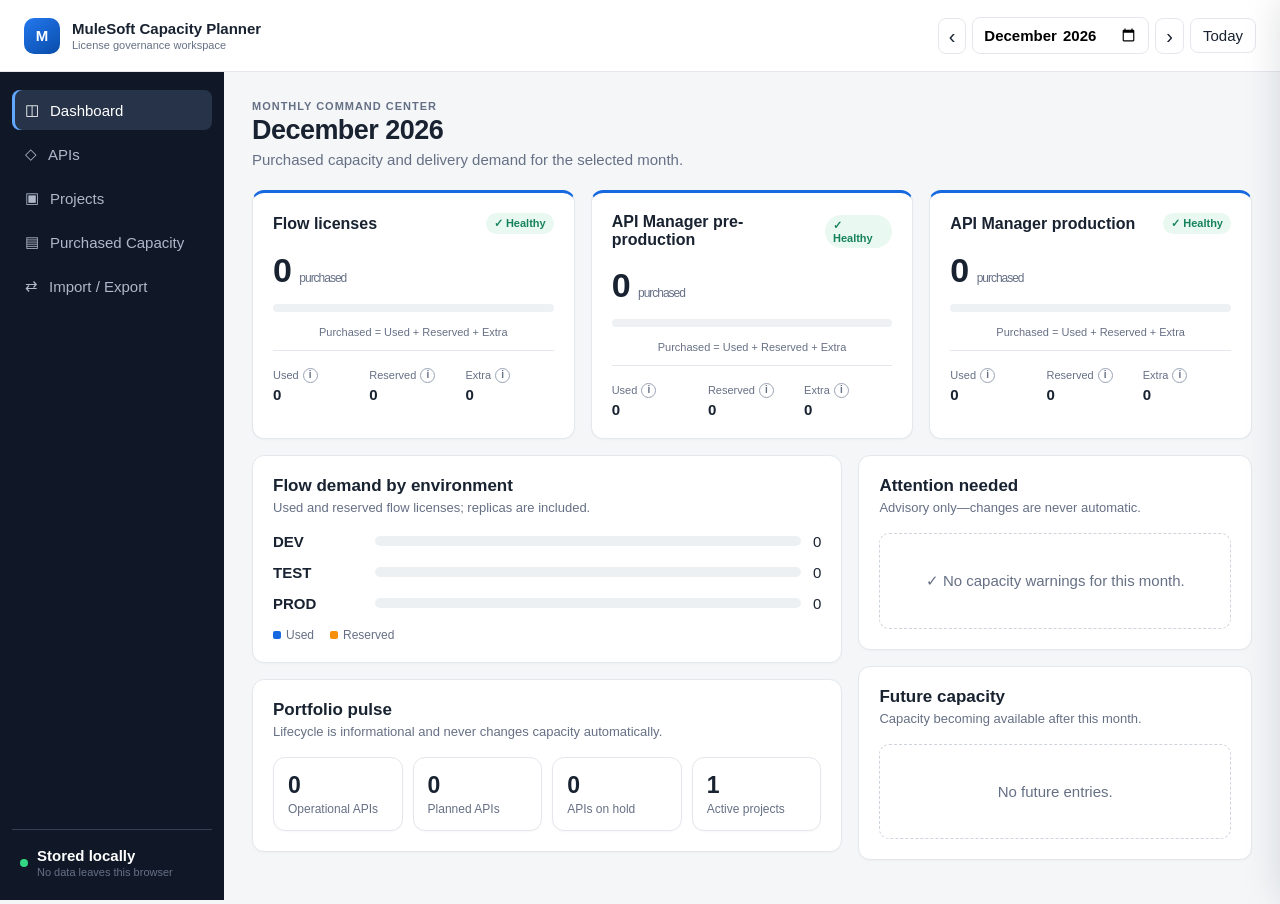
<file: mulesoft-cost-estimator/index.html>
<!doctype html>
<html lang="en">
<head>
  <meta charset="utf-8">
  <meta name="viewport" content="width=device-width, initial-scale=1">
  <title>MuleSoft Capacity Planner</title>
  <link rel="stylesheet" href="styles.css">
  <link rel="stylesheet" href="projects.css">
  <link rel="stylesheet" href="api-architecture.css">
  <link rel="stylesheet" href="capacity-tooltips.css">
</head>
<body>
  <a class="skip-link" href="#main">Skip to content</a>
  <header class="topbar">
    <div class="brand"><span class="brand-mark" aria-hidden="true">M</span><div><strong>MuleSoft Capacity Planner</strong><small>License governance workspace</small></div></div>
    <div class="month-controls" aria-label="Reporting month">
      <button id="prev-month" class="icon-button" title="Previous month" aria-label="Previous month">‹</button>
      <label><span class="sr-only">Selected month</span><input id="selected-month" type="month"></label>
      <button id="next-month" class="icon-button" title="Next month" aria-label="Next month">›</button>
      <button id="today-month" class="quiet-button">Today</button>
    </div>
  </header>
  <div class="app-shell">
    <aside class="sidebar">
      <nav aria-label="Primary">
        <button class="nav-item active" data-view="dashboard"><span>◫</span> Dashboard</button>
        <button class="nav-item" data-view="apis"><span>◇</span> APIs</button>
        <button class="nav-item" data-view="projects"><span>▣</span> Projects</button>
        <button class="nav-item" data-view="capacity"><span>▤</span> Purchased Capacity</button>
        <button class="nav-item" data-view="data"><span>⇄</span> Import / Export</button>
      </nav>
      <div class="sidebar-note"><span class="status-dot"></span><div><strong>Stored locally</strong><small>No data leaves this browser</small></div></div>
    </aside>
    <main id="main" tabindex="-1">
      <div id="alert-region" aria-live="polite"></div>
      <section id="view-dashboard" class="view active"></section>
      <section id="view-apis" class="view"></section>
      <section id="view-projects" class="view"></section>
      <section id="view-capacity" class="view"></section>
      <section id="view-data" class="view"></section>
    </main>
  </div>

  <div id="api-inspector-backdrop" class="inspector-backdrop" data-inspector-close></div>
  <aside id="api-inspector" class="api-inspector" role="dialog" aria-modal="true" aria-hidden="true" aria-label="Architecture asset details" inert>
    <button type="button" class="icon-button inspector-close" data-inspector-close aria-label="Close details">×</button>
    <div id="api-inspector-content"></div>
  </aside>

  <dialog id="modal"><form method="dialog" id="modal-form"><div class="modal-head"><div><p id="modal-eyebrow" class="eyebrow"></p><h2 id="modal-title"></h2></div><button type="button" class="icon-button" data-close aria-label="Close">×</button></div><div id="modal-body" class="modal-body"></div><div id="modal-actions" class="modal-actions"></div></form></dialog>
  <dialog id="confirm-dialog"><form method="dialog"><div class="modal-head"><div><p class="eyebrow">Review impact</p><h2 id="confirm-title">Save this change?</h2></div></div><div id="confirm-body" class="modal-body"></div><div class="modal-actions"><button value="cancel" class="quiet-button">Cancel</button><button value="confirm" class="primary-button">Save anyway</button></div></form></dialog>
  <input id="import-file" type="file" accept="application/json,.json" hidden>
  <script src="js/timelines.js"></script>
  <script src="js/storage.js"></script>
  <script src="js/validation.js"></script>
  <script src="js/calculations.js"></script>
  <script src="js/sample-data.js"></script>
  <script src="js/ui.js"></script>
  <script src="js/app.js"></script>
</body>
</html>
</file>
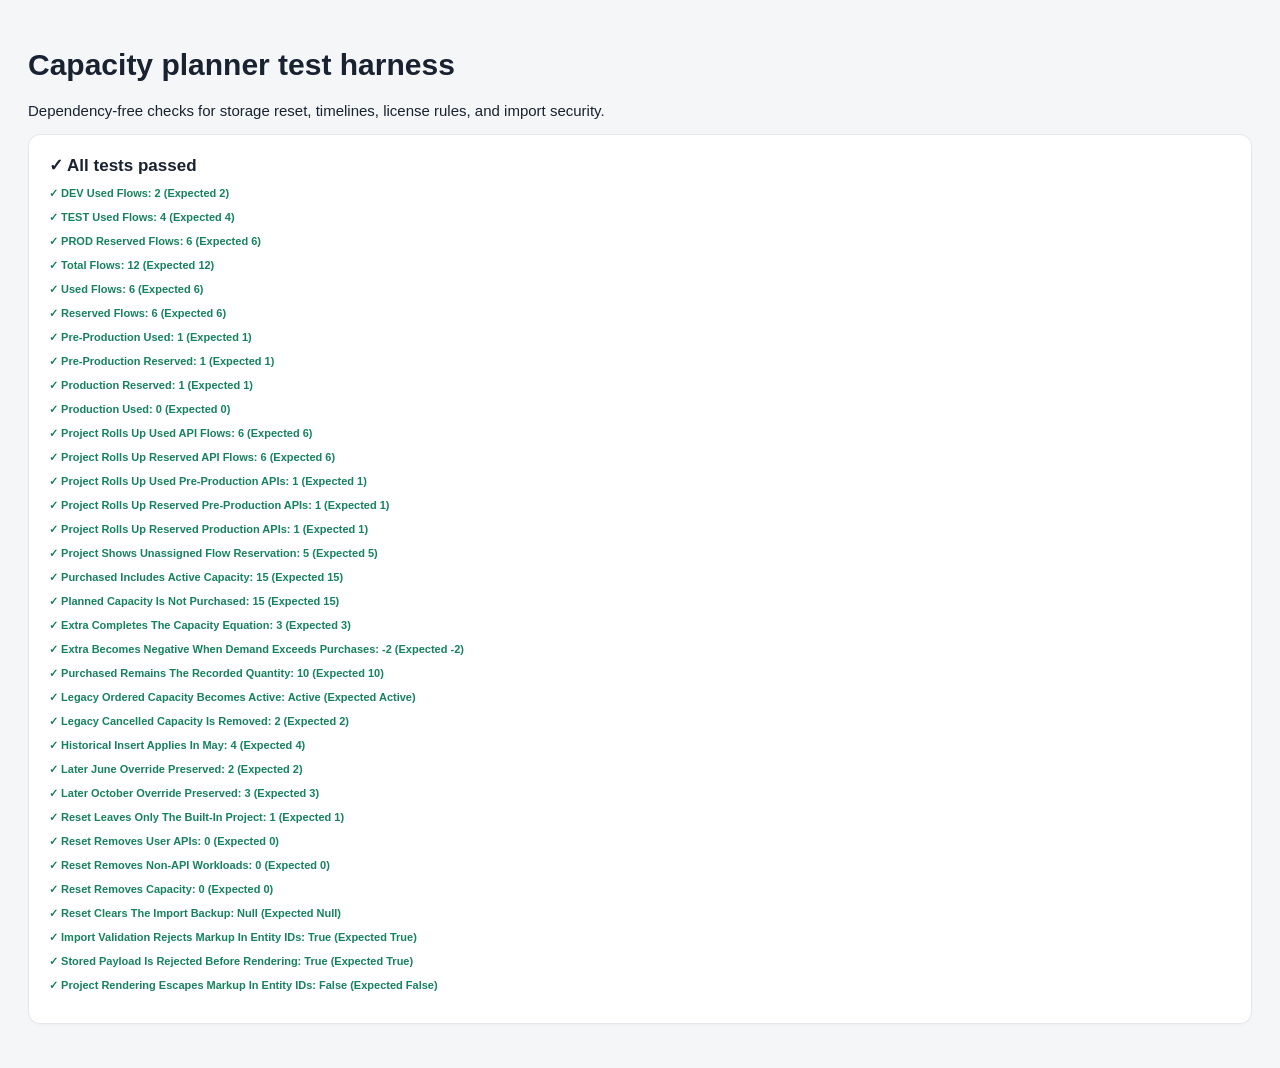
<file: mulesoft-cost-estimator/tests.html>
<!doctype html><html lang="en"><head><meta charset="utf-8"><title>Capacity planner tests</title><link rel="stylesheet" href="styles.css"></head><body><main><h1>Capacity planner test harness</h1><p>Dependency-free checks for storage reset, timelines, license rules, and import security.</p><div id="results" class="panel"></div></main><script src="js/timelines.js"></script><script src="js/storage.js"></script><script src="js/validation.js"></script><script src="js/calculations.js"></script><script src="js/ui.js"></script><script src="js/tests.js"></script></body></html>
</file>
<file: mulesoft-cost-estimator/styles.css>
:root {
  --ink: #182230;
  --muted: #667085;
  --line: #e4e7ec;
  --bg: #f4f6f8;
  --panel: #fff;
  --nav: #101828;
  --blue: #1769e0;
  --blue-soft: #eaf2ff;
  --teal: #087f8c;
  --green: #16825d;
  --amber: #b54708;
  --amber-soft: #fff4e5;
  --red: #c4320a;
  --red-soft: #fff0ed;
  --shadow: 0 10px 30px rgba(16, 24, 40, 0.1);
  font-family:
    Inter,
    ui-sans-serif,
    -apple-system,
    BlinkMacSystemFont,
    "Segoe UI",
    sans-serif;
  color: var(--ink);
  font-size: 15px;
}
* {
  box-sizing: border-box;
}
body {
  margin: 0;
  background: var(--bg);
  min-width: 320px;
}
button,
input,
select,
textarea {
  font: inherit;
}
button {
  cursor: pointer;
}
.skip-link {
  position: fixed;
  left: 1rem;
  top: -4rem;
  z-index: 20;
  background: #fff;
  padding: 0.75rem;
}
.skip-link:focus {
  top: 1rem;
}
.topbar {
  height: 72px;
  background: #fff;
  border-bottom: 1px solid var(--line);
  display: flex;
  align-items: center;
  padding: 0 24px;
  position: sticky;
  top: 0;
  z-index: 5;
  gap: 24px;
}
.brand {
  display: flex;
  align-items: center;
  gap: 12px;
  min-width: 275px;
}
.brand-mark {
  display: grid;
  place-items: center;
  width: 36px;
  height: 36px;
  border-radius: 10px;
  background: linear-gradient(145deg, #2478ef, #084ca9);
  color: #fff;
  font-weight: 800;
}
.brand small,
.sidebar-note small {
  display: block;
  color: var(--muted);
  font-size: 11px;
  margin-top: 2px;
}
.month-controls {
  display: flex;
  align-items: center;
  gap: 6px;
  margin-left: auto;
}
.month-controls input {
  border: 1px solid var(--line);
  border-radius: 8px;
  padding: 8px 10px;
  font-weight: 650;
}
.icon-button,
.quiet-button,
.primary-button,
.danger-button {
  border: 1px solid var(--line);
  background: #fff;
  border-radius: 8px;
  padding: 8px 12px;
  color: var(--ink);
}
.icon-button {
  font-size: 20px;
  line-height: 1;
  padding: 7px 10px;
}
.primary-button {
  background: var(--blue);
  border-color: var(--blue);
  color: #fff;
  font-weight: 650;
}
.danger-button {
  color: var(--red);
  border-color: #f4b9aa;
}
.quiet-button:hover,
.icon-button:hover {
  background: #f8fafc;
}
.mode-switch {
  display: flex;
  background: #f2f4f7;
  padding: 3px;
  border-radius: 9px;
}
.mode-switch button {
  border: 0;
  background: transparent;
  padding: 7px 12px;
  border-radius: 7px;
  color: var(--muted);
}
.mode-switch button.active {
  background: #fff;
  color: var(--ink);
  box-shadow: 0 1px 3px #cdd2d9;
  font-weight: 650;
}
.app-shell {
  display: grid;
  grid-template-columns: 224px 1fr;
  min-height: calc(100vh - 72px);
}
.sidebar {
  background: var(--nav);
  padding: 18px 12px;
  display: flex;
  flex-direction: column;
  position: sticky;
  top: 72px;
  height: calc(100vh - 72px);
}
.sidebar nav {
  display: grid;
  gap: 4px;
}
.nav-item {
  border: 0;
  background: transparent;
  color: #aeb8c8;
  border-radius: 8px;
  text-align: left;
  padding: 11px 13px;
  display: flex;
  gap: 11px;
  align-items: center;
}
.nav-item:hover,
.nav-item.active {
  background: #263348;
  color: #fff;
}
.nav-item.active {
  box-shadow: inset 3px 0 #61a6ff;
}
.sidebar-note {
  margin-top: auto;
  border-top: 1px solid #344054;
  padding: 17px 8px 4px;
  display: flex;
  color: #fff;
  gap: 9px;
  align-items: center;
}
.status-dot {
  width: 8px;
  height: 8px;
  background: #32d583;
  border-radius: 50%;
}
main {
  padding: 28px;
  min-width: 0;
}
.view {
  display: none;
}
.view.active {
  display: block;
}
.page-head {
  display: flex;
  justify-content: space-between;
  align-items: flex-start;
  gap: 20px;
  margin-bottom: 22px;
}
.page-head h1 {
  margin: 3px 0 5px;
  font-size: 27px;
  letter-spacing: -0.02em;
}
.page-head p {
  margin: 0;
  color: var(--muted);
}
.eyebrow {
  text-transform: uppercase;
  letter-spacing: 0.09em;
  font-size: 11px;
  font-weight: 750;
  color: var(--blue);
  margin: 0;
}
.actions {
  display: flex;
  gap: 8px;
  flex-wrap: wrap;
}
.metric-grid {
  display: grid;
  grid-template-columns: repeat(3, minmax(0, 1fr));
  gap: 16px;
}
.pool-card,
.panel,
.stat-card {
  background: #fff;
  border: 1px solid var(--line);
  border-radius: 12px;
  box-shadow: 0 1px 2px rgba(16, 24, 40, 0.03);
}
.pool-card {
  padding: 20px;
  border-top: 3px solid var(--blue);
}
.pool-card.warning {
  border-top-color: var(--amber);
}
.pool-card.danger {
  border-top-color: var(--red);
}
.pool-head {
  display: flex;
  justify-content: space-between;
  align-items: center;
}
.pool-head h2 {
  font-size: 16px;
  margin: 0;
}
.badge {
  font-size: 11px;
  padding: 4px 8px;
  border-radius: 999px;
  background: #eef2f6;
  color: #475467;
  font-weight: 700;
}
.badge.good {
  background: #e9f8f1;
  color: var(--green);
}
.badge.warn {
  background: var(--amber-soft);
  color: var(--amber);
}
.badge.bad {
  background: var(--red-soft);
  color: var(--red);
}
.badge.relationship-consumed {
  color: #6941c6;
  background: #f4f3ff;
  border-color: #d9d6fe;
}
.relationship-owned {
  border-left: 4px solid #12b76a;
}
.relationship-consumed-section {
  margin-top: 18px;
  border-left: 4px solid #7f56d9;
}
.checkbox-row {
  display: flex;
  flex-wrap: wrap;
  gap: 10px 24px;
  margin-top: 8px;
}
.checkbox-row label {
  display: inline-flex;
  align-items: center;
  gap: 7px;
  font-weight: 600;
}
.checkbox-row input {
  width: auto;
}
.big-number {
  font-size: 34px;
  font-weight: 750;
  margin: 17px 0 2px;
  letter-spacing: -0.03em;
}
.big-number small {
  font-size: 12px;
  color: var(--muted);
  font-weight: 500;
}
.meter {
  height: 8px;
  background: #eef1f4;
  border-radius: 5px;
  overflow: hidden;
  margin: 14px 0;
}
.meter span {
  display: block;
  background: var(--blue);
  height: 100%;
  border-radius: 5px;
}
.danger .meter span {
  background: var(--red);
}
.pool-stats {
  display: grid;
  grid-template-columns: repeat(3, 1fr);
  border-top: 1px solid var(--line);
  padding-top: 14px;
  gap: 8px;
}
.pool-stats span {
  font-size: 11px;
  color: var(--muted);
  display: block;
}
.pool-stats strong {
  display: block;
  margin-top: 3px;
}
.dashboard-grid {
  display: grid;
  grid-template-columns: 1.5fr 1fr;
  gap: 16px;
  margin-top: 16px;
}
.panel {
  padding: 20px;
  margin-bottom: 16px;
}
.panel h2 {
  font-size: 17px;
  margin: 0 0 4px;
}
.panel-sub {
  color: var(--muted);
  font-size: 13px;
  margin: 0 0 18px;
}
.breakdown-row {
  display: grid;
  grid-template-columns: 90px 1fr auto;
  gap: 12px;
  align-items: center;
  margin: 14px 0;
}
.bar {
  height: 10px;
  background: #edf0f3;
  border-radius: 6px;
  overflow: hidden;
  display: flex;
}
.bar .used {
  background: var(--blue);
}
.bar .reserved {
  background: #f79009;
}
.legend {
  display: flex;
  gap: 16px;
  font-size: 12px;
  color: var(--muted);
  margin-top: 16px;
}
.legend i {
  display: inline-block;
  width: 8px;
  height: 8px;
  border-radius: 2px;
  margin-right: 5px;
}
.kpi-row {
  display: grid;
  grid-template-columns: repeat(4, 1fr);
  gap: 10px;
}
.stat-card {
  padding: 14px;
}
.stat-card strong {
  font-size: 23px;
  display: block;
}
.stat-card span {
  color: var(--muted);
  font-size: 12px;
}
.warning-list {
  display: grid;
  gap: 10px;
}
.warning-item {
  display: flex;
  gap: 10px;
  background: var(--amber-soft);
  border: 1px solid #fedf89;
  border-radius: 8px;
  padding: 11px;
  color: #7a2e0e;
  font-size: 13px;
}
.empty {
  padding: 38px;
  text-align: center;
  border: 1px dashed #cfd4dc;
  border-radius: 10px;
  color: var(--muted);
}
.toolbar {
  background: #fff;
  border: 1px solid var(--line);
  border-radius: 10px;
  padding: 10px;
  display: flex;
  gap: 10px;
  margin-bottom: 14px;
  flex-wrap: wrap;
}
.toolbar input,
.toolbar select {
  border: 1px solid var(--line);
  border-radius: 7px;
  padding: 8px 10px;
  background: #fff;
}
.toolbar input[type="search"] {
  min-width: 240px;
  flex: 1;
}
.table-wrap {
  overflow: auto;
  background: #fff;
  border: 1px solid var(--line);
  border-radius: 11px;
}
table {
  width: 100%;
  border-collapse: collapse;
  white-space: nowrap;
}
th {
  text-transform: uppercase;
  font-size: 10px;
  letter-spacing: 0.06em;
  color: var(--muted);
  background: #f9fafb;
  text-align: left;
  padding: 11px 13px;
  border-bottom: 1px solid var(--line);
}
td {
  padding: 13px;
  border-bottom: 1px solid #edf0f2;
  font-size: 13px;
}
tr:last-child td {
  border: 0;
}
td strong {
  display: block;
}
.subtle {
  font-size: 11px;
  color: var(--muted);
}
.row-actions {
  display: flex;
  gap: 4px;
}
.row-actions button {
  border: 0;
  background: transparent;
  color: var(--blue);
  padding: 4px;
  font-size: 12px;
}
.state {
  font-size: 11px;
  font-weight: 700;
  text-transform: capitalize;
}
.state.used {
  color: var(--green);
}
.state.reserved {
  color: var(--amber);
}
.state.inactive,
.state.not-managed {
  color: var(--muted);
}
dialog {
  border: 0;
  border-radius: 14px;
  width: min(760px, calc(100% - 30px));
  padding: 0;
  box-shadow: var(--shadow);
  max-height: 90vh;
}
dialog::backdrop {
  background: rgba(16, 24, 40, 0.55);
}
.modal-head {
  padding: 20px 22px 16px;
  border-bottom: 1px solid var(--line);
  display: flex;
  justify-content: space-between;
  align-items: flex-start;
}
.modal-head h2 {
  margin: 4px 0 0;
  font-size: 21px;
}
.modal-body {
  padding: 20px 22px;
  max-height: 65vh;
  overflow: auto;
}
.modal-actions {
  padding: 14px 22px;
  border-top: 1px solid var(--line);
  display: flex;
  justify-content: flex-end;
  gap: 8px;
}
.form-grid {
  display: grid;
  grid-template-columns: 1fr 1fr;
  gap: 14px;
}
.field {
  display: grid;
  gap: 6px;
}
.field.full {
  grid-column: 1/-1;
}
.field label,
.group-label {
  font-size: 12px;
  font-weight: 700;
  color: #344054;
}
.field input,
.field select,
.field textarea {
  border: 1px solid #d0d5dd;
  border-radius: 8px;
  padding: 9px 11px;
  width: 100%;
}
.field textarea {
  min-height: 72px;
  resize: vertical;
}
.env-box {
  border: 1px solid var(--line);
  border-radius: 9px;
  padding: 13px;
}
.env-grid {
  display: grid;
  grid-template-columns: repeat(3, 1fr);
  gap: 10px;
}
.env-box h3 {
  font-size: 13px;
  margin: 0 0 10px;
}
.advisory {
  background: var(--amber-soft);
  border-left: 3px solid #f79009;
  padding: 11px 13px;
  margin: 10px 0;
  font-size: 13px;
}
.data-actions {
  display: grid;
  grid-template-columns: repeat(2, 1fr);
  gap: 14px;
}
.action-tile {
  border: 1px solid var(--line);
  border-radius: 10px;
  padding: 18px;
}
.action-tile h3 {
  margin: 0 0 5px;
}
.action-tile p {
  color: var(--muted);
  min-height: 40px;
}
.toast {
  position: fixed;
  right: 24px;
  bottom: 24px;
  background: #182230;
  color: #fff;
  padding: 12px 16px;
  border-radius: 9px;
  z-index: 30;
  box-shadow: var(--shadow);
}
.sr-only {
  position: absolute;
  width: 1px;
  height: 1px;
  overflow: hidden;
  clip: rect(0, 0, 0, 0);
}
@media (max-width: 980px) {
  .brand {
    min-width: auto;
  }
  .brand div {
    display: none;
  }
  .app-shell {
    grid-template-columns: 68px 1fr;
  }
  .sidebar {
    padding: 12px 8px;
  }
  .nav-item {
    font-size: 0;
    justify-content: center;
  }
  .nav-item span {
    font-size: 18px;
  }
  .sidebar-note {
    display: none;
  }
  .dashboard-grid {
    grid-template-columns: 1fr;
  }
  .metric-grid {
    grid-template-columns: 1fr;
  }
  .topbar {
    gap: 8px;
  }
  .quiet-button#today-month {
    display: none;
  }
}
@media (max-width: 650px) {
  .topbar {
    height: auto;
    flex-wrap: wrap;
    padding: 10px 14px;
  }
  .mode-switch {
    order: 3;
    width: 100%;
  }
  .mode-switch button {
    flex: 1;
  }
  .app-shell {
    display: block;
  }
  .sidebar {
    position: sticky;
    top: 118px;
    height: auto;
    z-index: 4;
    padding: 6px;
    overflow: auto;
  }
  .sidebar nav {
    display: flex;
  }
  .nav-item {
    min-width: 44px;
  }
  .brand {
    display: none;
  }
  .month-controls {
    margin: auto;
  }
  .sidebar-note {
    display: none;
  }
  main {
    padding: 16px;
  }
  .page-head {
    display: block;
  }
  .page-head .actions {
    margin-top: 13px;
  }
  .kpi-row,
  .data-actions,
  .form-grid,
  .env-grid {
    grid-template-columns: 1fr;
  }
  .field.full {
    grid-column: auto;
  }
  .pool-stats {
    grid-template-columns: repeat(3, 1fr);
  }
}
</file>
<file: mulesoft-cost-estimator/projects.css>
.project-list {
  display: grid;
  gap: 16px;
}

.project-card {
  background: #fff;
  border: 1px solid var(--line);
  border-radius: 12px;
  overflow: hidden;
  box-shadow: 0 1px 2px rgba(16, 24, 40, 0.03);
}

.project-card-head {
  display: flex;
  justify-content: space-between;
  align-items: flex-start;
  gap: 18px;
  padding: 18px 20px;
  border-bottom: 1px solid var(--line);
  cursor: pointer;
  list-style: none;
}

.project-card:not([open]) .project-card-head {
  border-bottom: 0;
}

.project-card-head::-webkit-details-marker {
  display: none;
}

.project-card-head:focus-visible {
  outline: 3px solid var(--blue-soft);
  outline-offset: -3px;
}

.project-disclosure {
  color: var(--muted);
  font-size: 22px;
  line-height: 1;
  margin: 4px 2px 0 auto;
  transition: transform 0.18s ease;
}

.project-card[open] .project-disclosure {
  transform: rotate(180deg);
}

.project-card-actions {
  justify-content: flex-end;
  padding: 16px 20px 0;
}

.project-title-line {
  display: flex;
  align-items: center;
  gap: 9px;
  flex-wrap: wrap;
}

.project-title-line h2 {
  font-size: 18px;
  margin: 0;
}

.project-card-head p {
  color: var(--muted);
  font-size: 12px;
  margin: 5px 0 0;
}

.project-card button:disabled {
  cursor: not-allowed;
  opacity: 0.5;
}

.project-capacity-grid {
  display: grid;
  grid-template-columns: repeat(3, minmax(0, 1fr));
  gap: 12px;
  padding: 16px 20px;
  background: #f9fafb;
}

.project-capacity {
  background: #fff;
  border: 1px solid var(--line);
  border-radius: 9px;
  padding: 13px;
}

.project-capacity-head {
  display: flex;
  justify-content: space-between;
  align-items: center;
  gap: 8px;
  margin-bottom: 12px;
  font-size: 13px;
}

.project-stat-row {
  display: grid;
  grid-template-columns: repeat(4, 1fr);
  gap: 8px;
}

.project-stat-row span {
  min-width: 0;
}

.project-stat-row small {
  display: block;
  color: var(--muted);
  font-size: 10px;
  line-height: 1.25;
  min-height: 25px;
}

.project-stat-row strong {
  display: block;
  font-size: 18px;
  margin-top: 3px;
}

.project-apis {
  padding: 18px 20px 20px;
}

.project-apis-head {
  display: flex;
  justify-content: space-between;
  align-items: baseline;
  margin-bottom: 10px;
}

.project-apis-head h3 {
  font-size: 14px;
  margin: 0;
}

.project-apis-head span {
  color: var(--muted);
  font-size: 11px;
}

.project-apis .table-wrap {
  box-shadow: none;
}

.project-api-empty {
  padding: 24px;
}

.project-api-empty button {
  margin-top: 12px;
}

.readonly-field {
  border: 1px solid #d0d5dd;
  border-radius: 8px;
  padding: 9px 11px;
  background: #f2f4f7;
  color: #475467;
}

@media (max-width: 1180px) {
  .project-capacity-grid {
    grid-template-columns: 1fr;
  }
}

@media (max-width: 650px) {
  .project-capacity-grid,
  .project-apis {
    padding: 14px;
  }

  .project-stat-row {
    grid-template-columns: repeat(2, 1fr);
  }
}
</file>
<file: mulesoft-cost-estimator/api-architecture.css>
.architecture-toolbar {
  margin-bottom: 12px;
}

.architecture-groups {
  display: flex;
  justify-content: space-between;
  align-items: center;
  gap: 20px;
  background: #fff;
  border: 1px solid var(--line);
  border-radius: 10px;
  padding: 13px 15px;
  margin-bottom: 16px;
}

.architecture-groups p {
  color: var(--muted);
  font-size: 11px;
  margin: 3px 0 0;
}

.group-keys {
  display: flex;
  justify-content: flex-end;
  flex-wrap: wrap;
  gap: 7px;
}

.group-key {
  display: inline-flex;
  align-items: center;
  gap: 6px;
  border: 1px solid var(--line);
  border-radius: 999px;
  background: #fff;
  color: #475467;
  padding: 6px 9px;
  font-size: 11px;
}

.group-key:hover,
.group-key.active {
  border-color: var(--group-color, var(--blue));
  background: color-mix(in srgb, var(--group-color, var(--blue)) 8%, white);
  color: var(--ink);
}

.group-key i,
.architecture-pill > i {
  width: 8px;
  height: 8px;
  border-radius: 50%;
  flex: 0 0 auto;
  background: var(--group-color, #98a2b3);
}

.group-key strong {
  font-size: 10px;
  background: #f2f4f7;
  border-radius: 999px;
  padding: 1px 5px;
}

.group-all {
  --group-color: #667085;
}

.group-color-0 { --group-color: #1769e0; }
.group-color-1 { --group-color: #087f8c; }
.group-color-2 { --group-color: #7f56d9; }
.group-color-3 { --group-color: #b54708; }
.group-color-4 { --group-color: #c4320a; }
.group-color-5 { --group-color: #16825d; }
.group-color-6 { --group-color: #c11574; }
.group-color-7 { --group-color: #475467; }

.architecture-stack {
  display: grid;
  gap: 14px;
}

.architecture-layer {
  --layer-color: #1769e0;
  --layer-bg: #f3f7ff;
  display: grid;
  grid-template-columns: 245px 1fr;
  min-height: 126px;
  overflow: hidden;
  background: #fff;
  border: 1px solid var(--line);
  border-left: 4px solid var(--layer-color);
  border-radius: 12px;
  box-shadow: 0 1px 2px rgba(16, 24, 40, 0.03);
}

.architecture-layer > header {
  position: relative;
  display: flex;
  align-items: flex-start;
  gap: 11px;
  padding: 20px;
  background: var(--layer-bg);
  border-right: 1px solid var(--line);
}

.architecture-layer > header h2 {
  font-size: 15px;
  margin: 1px 0 5px;
}

.architecture-layer > header p {
  color: var(--muted);
  font-size: 11px;
  line-height: 1.45;
  margin: 0;
}

.architecture-layer > header > strong {
  position: absolute;
  right: 12px;
  top: 12px;
  min-width: 24px;
  border-radius: 999px;
  background: #fff;
  color: var(--layer-color);
  padding: 3px 7px;
  text-align: center;
  font-size: 11px;
}

.layer-code {
  display: inline-grid;
  place-items: center;
  min-width: 39px;
  height: 29px;
  border-radius: 7px;
  background: var(--layer-color, var(--blue));
  color: #fff;
  font-size: 10px;
  font-weight: 800;
  letter-spacing: 0.08em;
}

.layer-process {
  --layer-color: #7f56d9;
  --layer-bg: #f7f4ff;
}

.layer-system {
  --layer-color: #087f8c;
  --layer-bg: #f0fafb;
}

.layer-workload {
  --layer-color: #667085;
  --layer-bg: #f5f6f7;
}

.architecture-pills {
  display: flex;
  align-content: center;
  align-items: center;
  flex-wrap: wrap;
  gap: 9px;
  padding: 18px;
}

.architecture-pill {
  display: flex;
  align-items: center;
  gap: 9px;
  min-width: 210px;
  max-width: 310px;
  border: 1px solid #d0d5dd;
  border-radius: 999px;
  background: #fff;
  padding: 8px 11px;
  color: var(--ink);
  text-align: left;
  box-shadow: inset 3px 0 var(--group-color), 0 1px 2px rgba(16, 24, 40, 0.04);
}

.architecture-pill:hover,
.architecture-pill:focus-visible {
  border-color: var(--group-color);
  box-shadow: inset 3px 0 var(--group-color), 0 3px 9px rgba(16, 24, 40, 0.12);
  transform: translateY(-1px);
}

.architecture-pill span {
  min-width: 0;
  flex: 1;
}

.architecture-pill strong,
.architecture-pill small {
  display: block;
  overflow: hidden;
  text-overflow: ellipsis;
  white-space: nowrap;
}

.architecture-pill strong {
  font-size: 12px;
}

.architecture-pill small {
  color: var(--muted);
  font-size: 9px;
  margin-top: 2px;
}

.architecture-pill b {
  color: var(--muted);
  font-size: 17px;
  font-weight: 400;
}

.workload-pill {
  border-style: dashed;
}

.layer-empty {
  width: 100%;
  color: var(--muted);
  font-size: 12px;
  text-align: center;
  padding: 14px;
}

.inspector-backdrop {
  position: fixed;
  inset: 0;
  z-index: 39;
  visibility: hidden;
  background: rgba(16, 24, 40, 0.28);
  opacity: 0;
  transition: opacity 180ms ease, visibility 180ms ease;
}

.inspector-backdrop.open {
  visibility: visible;
  opacity: 1;
}

.api-inspector {
  position: fixed;
  top: 0;
  right: 0;
  bottom: 0;
  z-index: 40;
  width: min(440px, 94vw);
  overflow-y: auto;
  background: #fff;
  box-shadow: -16px 0 40px rgba(16, 24, 40, 0.18);
  padding: 26px;
  transform: translateX(105%);
  transition: transform 220ms ease;
}

.api-inspector.open {
  transform: translateX(0);
}

.inspector-close {
  position: absolute;
  top: 18px;
  right: 18px;
}

.inspector-heading {
  --layer-color: var(--blue);
  padding: 5px 46px 20px 0;
  border-bottom: 1px solid var(--line);
}

.inspector-heading .layer-code {
  margin-bottom: 16px;
}

.inspector-heading h2 {
  font-size: 23px;
  margin: 5px 0 7px;
}

.inspector-heading > p:last-child {
  color: var(--muted);
  line-height: 1.5;
  margin: 0;
}

.inspector-stats {
  display: grid;
  grid-template-columns: 1fr 1fr;
  gap: 1px;
  overflow: hidden;
  background: var(--line);
  border: 1px solid var(--line);
  border-radius: 10px;
  margin: 20px 0;
}

.inspector-stats > div {
  min-height: 70px;
  background: #fff;
  padding: 12px;
}

.inspector-stats span,
.inspector-stats strong {
  display: block;
}

.inspector-stats span {
  color: var(--muted);
  font-size: 10px;
  margin-bottom: 5px;
}

.inspector-stats strong {
  font-size: 13px;
  line-height: 1.35;
}

.inspector-section h3 {
  font-size: 14px;
}

.inspector-environments {
  display: grid;
  gap: 8px;
}

.inspector-environment {
  display: grid;
  grid-template-columns: 45px 1fr;
  gap: 4px 10px;
  border: 1px solid var(--line);
  border-radius: 9px;
  padding: 11px;
}

.inspector-environment small {
  grid-column: 1 / -1;
  color: var(--muted);
}

@media (max-width: 900px) {
  .architecture-groups {
    display: block;
  }

  .group-keys {
    justify-content: flex-start;
    margin-top: 11px;
  }

  .architecture-layer {
    grid-template-columns: 1fr;
  }

  .architecture-layer > header {
    border-right: 0;
    border-bottom: 1px solid var(--line);
  }
}

@media (max-width: 650px) {
  .architecture-pill {
    min-width: 100%;
    max-width: none;
  }

  .api-inspector {
    padding: 20px;
  }
}

@media (prefers-reduced-motion: reduce) {
  .api-inspector,
  .inspector-backdrop,
  .architecture-pill {
    transition: none;
  }
}
</file>
<file: mulesoft-cost-estimator/capacity-tooltips.css>
.capacity-equation {
  margin-bottom: 12px;
  color: var(--muted);
  font-size: 11px;
  text-align: center;
}

.purchased-meter {
  display: flex;
}

.purchased-meter .used {
  background: var(--blue);
}

.purchased-meter .reserved {
  background: #f79009;
}

.capacity-label {
  display: inline-flex !important;
  align-items: center;
  gap: 4px;
}

.info-tip {
  position: relative;
  display: inline-grid !important;
  place-items: center;
  width: 15px;
  height: 15px;
  padding: 0;
  border: 1px solid #98a2b3;
  border-radius: 50%;
  background: transparent;
  color: #667085;
  font-size: 10px !important;
  font-weight: 750;
  font-style: normal;
  line-height: 1;
  cursor: help;
}

.info-tip::after {
  position: absolute;
  z-index: 10;
  bottom: calc(100% + 8px);
  left: 50%;
  width: 220px;
  padding: 9px 10px;
  border-radius: 7px;
  background: var(--ink);
  box-shadow: var(--shadow);
  color: #fff;
  content: attr(data-tooltip);
  font-size: 12px;
  font-weight: 400;
  line-height: 1.4;
  opacity: 0;
  pointer-events: none;
  text-align: left;
  transform: translate(-50%, 4px);
  transition: opacity 120ms ease, transform 120ms ease;
}

.pool-stats > div:first-child .info-tip::after {
  left: -8px;
  transform: translate(0, 4px);
}

.pool-stats > div:last-child .info-tip::after {
  right: -8px;
  left: auto;
  transform: translate(0, 4px);
}

.info-tip:hover::after,
.info-tip:focus::after {
  opacity: 1;
  transform: translate(-50%, 0);
}

.pool-stats > div:first-child .info-tip:hover::after,
.pool-stats > div:first-child .info-tip:focus::after,
.pool-stats > div:last-child .info-tip:hover::after,
.pool-stats > div:last-child .info-tip:focus::after {
  transform: translate(0, 0);
}

.info-tip:focus-visible {
  outline: 2px solid var(--blue);
  outline-offset: 2px;
}

.negative {
  color: var(--red);
}
</file>
